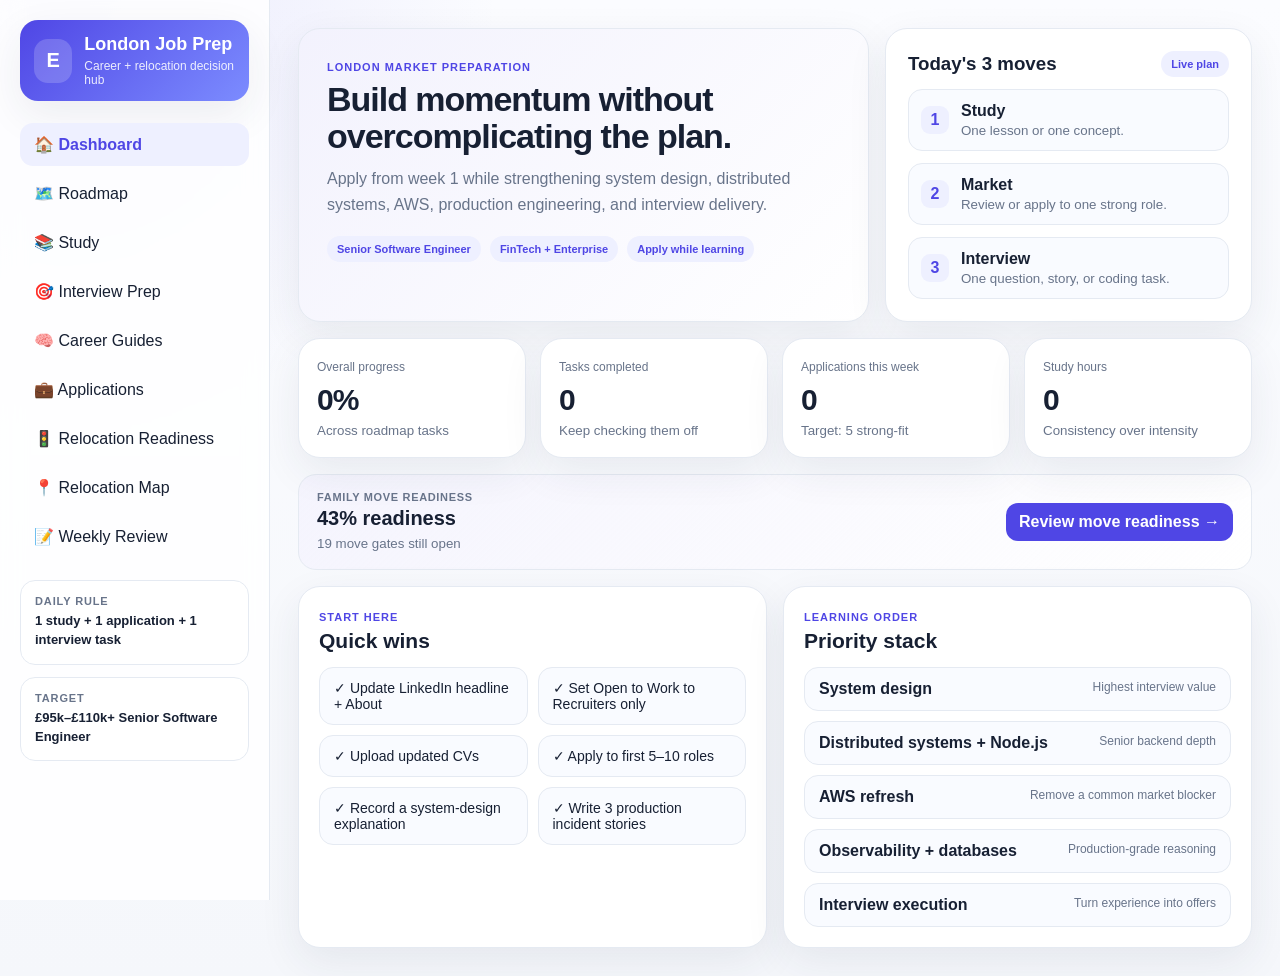
<file: index.html>
<!doctype html>
<html lang="en">
<head>
  <meta charset="utf-8" />
  <meta name="viewport" content="width=device-width, initial-scale=1" />
  <meta name="theme-color" content="#4f46e5" />
  <title>Erivan — London Job Prep</title>
  <link rel="stylesheet" href="styles.css?v=career-guides-2" />
  <link rel="stylesheet" href="readiness.css" />
</head>
<body>
  <div class="app-shell">
    <aside class="sidebar">
      <div class="brand-card">
        <div class="brand-mark">E</div>
        <div>
          <h1>London Job Prep</h1>
          <p>Career + relocation decision hub</p>
        </div>
      </div>

      <nav class="nav" aria-label="Primary navigation">
        <button class="nav-btn active" data-screen="dashboard">🏠 Dashboard</button>
        <button class="nav-btn" data-screen="roadmap">🗺️ Roadmap</button>
        <button class="nav-btn" data-screen="study">📚 Study</button>
        <button class="nav-btn" data-screen="interviews">🎯 Interview Prep</button>
        <button class="nav-btn" data-screen="career-guides">🧠 Career Guides</button>
        <button class="nav-btn" data-screen="applications">💼 Applications</button>
        <button class="nav-btn" data-screen="readiness">🚦 Relocation Readiness</button>
        <button class="nav-btn" data-screen="relocation">📍 Relocation Map</button>
        <button class="nav-btn" data-screen="weekly">📝 Weekly Review</button>
      </nav>

      <div class="side-note">
        <span>Daily rule</span>
        <strong>1 study + 1 application + 1 interview task</strong>
      </div>
      <div class="side-note">
        <span>Target</span>
        <strong>£95k–£110k+ Senior Software Engineer</strong>
      </div>
    </aside>

    <main class="main">
      <section id="dashboard" class="screen active">
        <div class="hero-grid">
          <article class="hero-card">
            <span class="eyebrow">London market preparation</span>
            <h2>Build momentum without overcomplicating the plan.</h2>
            <p>Apply from week 1 while strengthening system design, distributed systems, AWS, production engineering, and interview delivery.</p>
            <div class="chips">
              <span>Senior Software Engineer</span>
              <span>FinTech + Enterprise</span>
              <span>Apply while learning</span>
            </div>
          </article>

          <article class="today-card">
            <div class="card-title-row"><h3>Today's 3 moves</h3><span class="status-dot">Live plan</span></div>
            <div class="today-item"><b>1</b><div><strong>Study</strong><small>One lesson or one concept.</small></div></div>
            <div class="today-item"><b>2</b><div><strong>Market</strong><small>Review or apply to one strong role.</small></div></div>
            <div class="today-item"><b>3</b><div><strong>Interview</strong><small>One question, story, or coding task.</small></div></div>
          </article>
        </div>

        <div class="stats-grid">
          <article class="stat-card"><span>Overall progress</span><strong id="overallPct">0%</strong><small>Across roadmap tasks</small></article>
          <article class="stat-card"><span>Tasks completed</span><strong id="doneCount">0</strong><small>Keep checking them off</small></article>
          <article class="stat-card"><span>Applications this week</span><strong id="dashApps">0</strong><small>Target: 5 strong-fit</small></article>
          <article class="stat-card"><span>Study hours</span><strong id="dashHours">0</strong><small>Consistency over intensity</small></article>
        </div>

        <div class="readiness-mini">
          <div class="readiness-mini-copy">
            <span>Family move readiness</span>
            <strong id="miniReadinessScore">0% readiness</strong>
            <small id="miniReadinessBlockers">Move gates are being calculated…</small>
          </div>
          <button id="openReadiness" type="button">Review move readiness →</button>
        </div>

        <div class="two-col" style="margin-top:16px">
          <article class="panel">
            <div class="section-head"><div><span class="eyebrow">Start here</span><h3>Quick wins</h3></div></div>
            <div class="quick-grid">
              <div class="quick">✓ Update LinkedIn headline + About</div>
              <div class="quick">✓ Set Open to Work to Recruiters only</div>
              <div class="quick">✓ Upload updated CVs</div>
              <div class="quick">✓ Apply to first 5–10 roles</div>
              <div class="quick">✓ Record a system-design explanation</div>
              <div class="quick">✓ Write 3 production incident stories</div>
            </div>
          </article>

          <article class="panel">
            <div class="section-head"><div><span class="eyebrow">Learning order</span><h3>Priority stack</h3></div></div>
            <ol class="priority-list">
              <li><b>System design</b><span>Highest interview value</span></li>
              <li><b>Distributed systems + Node.js</b><span>Senior backend depth</span></li>
              <li><b>AWS refresh</b><span>Remove a common market blocker</span></li>
              <li><b>Observability + databases</b><span>Production-grade reasoning</span></li>
              <li><b>Interview execution</b><span>Turn experience into offers</span></li>
            </ol>
          </article>
        </div>
      </section>

      <section id="roadmap" class="screen">
        <header class="page-head"><div><span class="eyebrow">12-week journey</span><h2>Roadmap</h2><p>Complete the phases in sequence. Keep applications running continuously.</p></div></header>
        <div id="phaseList" class="phase-list"></div>
      </section>

      <section id="study" class="screen">
        <header class="page-head"><div><span class="eyebrow">Focused learning</span><h2>Study plan</h2><p>Prioritize only what improves your senior London interview performance.</p></div></header>
        <div class="two-col">
          <article class="panel"><h3>Core sequence</h3><div class="stack-list">
            <div><b>1. System Design</b><span>Architecture, scale, resilience, security, observability, trade-offs.</span></div>
            <div><b>2. Distributed Systems</b><span>Idempotency, retries, messaging, Saga, Outbox, event-driven design.</span></div>
            <div><b>3. AWS Refresh</b><span>Lambda, API Gateway, SQS/SNS, EventBridge, DynamoDB, IAM, CloudWatch.</span></div>
            <div><b>4. Observability + Data</b><span>Logs, metrics, traces, SLOs, SQL/NoSQL, caching, replication.</span></div>
            <div><b>5. React + Java Refresh</b><span>Bridge only. Do not delay applications for this.</span></div>
          </div></article>
          <article class="panel"><h3>Suggested Udemy courses</h3><div class="stack-list">
            <div><b>Software Architecture & Design of Modern Large Scale Systems</b><span>Primary system-design course.</span></div>
            <div><b>Ultimate AWS Certified Developer Associate</b><span>Structured AWS refresh.</span></div>
            <div><b>NestJS: The Complete Developer's Guide</b><span>Backend architecture in TypeScript.</span></div>
            <div><b>OpenTelemetry for Observability</b><span>Production monitoring and tracing.</span></div>
            <div><b>Coding Interview Bootcamp</b><span>Optional algorithms refresh.</span></div>
          </div></article>
        </div>
      </section>

      <section id="interviews" class="screen">
        <header class="page-head"><div><span class="eyebrow">Interview readiness</span><h2>Interview Prep</h2><p>Your strongest advantage is real production experience. Make it easy to explain.</p></div></header>
        <div class="two-col">
          <article class="panel"><h3>Story bank</h3><div class="stack-list">
            <div><b>Teams Bot + Tab + External SSO</b><span>Architecture, identity, security, delivery, leadership.</span></div>
            <div><b>Hybrid mobile platform</b><span>Cross-platform architecture and reusable capabilities.</span></div>
            <div><b>Production / on-call incident</b><span>Operational ownership and troubleshooting.</span></div>
            <div><b>Associate / LEAP mentoring</b><span>Leadership without direct management.</span></div>
            <div><b>Blancco / AWS</b><span>Cloud infrastructure and deployment depth.</span></div>
          </div></article>
          <article class="panel"><h3>Question families</h3><div class="stack-list">
            <div><b>System Design</b><span>Architecture, scale, failure modes, trade-offs.</span></div>
            <div><b>Node.js + TypeScript</b><span>Event loop, async, APIs, performance, testing.</span></div>
            <div><b>OAuth / OIDC / SSO</b><span>A major differentiator from your Fidelity work.</span></div>
            <div><b>Cloud</b><span>AWS/Azure choices, deployment, monitoring, security.</span></div>
            <div><b>Leadership</b><span>Mentoring, conflict, decisions, delivery, failure.</span></div>
          </div></article>
        </div>
      </section>

      <section id="career-guides" class="screen">
        <header class="page-head">
          <div>
            <span class="eyebrow">Visual interview memory aids</span>
            <h2>Career Guides</h2>
            <p>Use these visual summaries before recruiter calls and interviews to quickly recall responsibilities, technologies, achievements and the story behind each role.</p>
          </div>
        </header>

        <div class="guide-grid">
          <article class="guide-card">
            <div class="guide-preview guide-preview-erivan">
              <span class="guide-person">Erivan</span>
              <div class="guide-icon">💻</div>
            </div>
            <div class="guide-card-body">
              <span class="eyebrow">Current experience</span>
              <h3>Fidelity Investments</h3>
              <p>Enterprise Angular/TypeScript delivery, Microsoft Teams Bot + Tab integration, external SSO, hybrid mobile, cloud/data exposure, production support and mentoring.</p>
              <div class="guide-tags"><span>Angular</span><span>TypeScript</span><span>Teams</span><span>SSO</span><span>Ionic</span></div>
              <a class="guide-link" href="fidelity-career-guide.html" target="_blank" rel="noopener">Open full guide ↗</a>
            </div>
          </article>

          <article class="guide-card">
            <div class="guide-preview guide-preview-history">
              <span class="guide-person">Erivan</span>
              <div class="guide-icon">🧭</div>
            </div>
            <div class="guide-card-body">
              <span class="eyebrow">Previous experience</span>
              <h3>GM · Blancco · Ecanvasser</h3>
              <p>Manufacturing analytics, Power BI, full-stack Java/Angular delivery, AWS infrastructure, SaaS, REST APIs, authentication and CI/CD.</p>
              <div class="guide-tags"><span>Power BI</span><span>Java</span><span>AWS</span><span>REST APIs</span><span>SaaS</span></div>
              <a class="guide-link" href="erivan-experience-guide.html" target="_blank" rel="noopener">Open full guide ↗</a>
            </div>
          </article>

          <article class="guide-card">
            <div class="guide-preview guide-preview-simone">
              <span class="guide-person">Simone</span>
              <div class="guide-icon">✅</div>
            </div>
            <div class="guide-card-body">
              <span class="eyebrow">Quality & compliance</span>
              <h3>PSC Biotech / MSD · Stryker · Apple</h3>
              <p>Supplier/material change control, risk assessment, SAP MM, TrackWise, Veeva, inspection readiness, CAPA support, documentation and quality improvement.</p>
              <div class="guide-tags"><span>MSD</span><span>Supplier Quality</span><span>TrackWise</span><span>Veeva</span><span>SAP MM</span></div>
              <a class="guide-link" href="simone-quality-guide.html" target="_blank" rel="noopener">Open full guide ↗</a>
            </div>
          </article>
        </div>

        <article class="panel guide-note">
          <div>
            <span class="eyebrow">How to use this section</span>
            <h3>5-minute interview refresh</h3>
          </div>
          <p>Open the relevant guide before a call, scan the role, technology and achievement panels, then practise explaining one project or outcome aloud without reading the text word-for-word.</p>
        </article>
      </section>

      <section id="applications" class="screen">
        <header class="page-head"><div><span class="eyebrow">Market feedback loop</span><h2>Applications</h2><p>Study and applications happen together. The market tells you where to improve.</p></div></header>
        <div class="two-col">
          <article class="panel"><h3>Weekly rhythm</h3><div class="stack-list">
            <div><b>5 strong-fit applications</b><span>Senior roles closely matching your profile.</span></div>
            <div><b>Up to 3 stretch applications</b><span>Use these to test the upper end of the market.</span></div>
            <div><b>FinTech CV</b><span>For Node/TypeScript/cloud/financial-services roles.</span></div>
            <div><b>Enterprise CV</b><span>For Java/Angular/Azure enterprise roles.</span></div>
          </div></article>
          <article class="panel"><h3>Track for every role</h3><div class="stack-list">
            <div><b>Role + salary + company</b><span>Know the compensation target clearly.</span></div>
            <div><b>Location + hybrid pattern</b><span>Map each role to the best relocation corridor.</span></div>
            <div><b>CV version</b><span>FinTech or Enterprise.</span></div>
            <div><b>Status + next action</b><span>Applied, screen, technical, final, rejected, offer.</span></div>
            <div><b>Gap found</b><span>Feed interview weaknesses back into study.</span></div>
          </div></article>
        </div>
      </section>

      <section id="readiness" class="screen">
        <header class="page-head"><div><span class="eyebrow">Move decision control</span><h2>Relocation Readiness</h2><p>Track the practical challenges of moving the family from Ireland to the London region. This score is a planning aid—not a guarantee—and should rise as the major move gates are closed.</p></div></header>

        <div class="resolved-strip">
          <span class="resolved-chip">✓ Irish citizenship / UK right to work</span>
          <span class="resolved-chip">✓ Rent-first strategy</span>
          <span class="resolved-chip">✓ London corridor shortlist created</span>
          <span class="resolved-chip">✓ Midleton + Kildare mortgage balances captured</span>
        </div>

        <div class="readiness-summary">
          <article class="readiness-score-card">
            <div class="readiness-score-row">
              <div class="readiness-ring" id="readinessRing" style="--pct:0"><div class="readiness-ring-inner"><strong id="readinessPct">0%</strong><span>readiness</span></div></div>
              <div class="readiness-copy">
                <h3>Overall move readiness</h3>
                <p>The score gives the most weight to your signed UK role, property transition and cash protection because those are the biggest risks while the household currently relies on one income.</p>
                <span class="readiness-state" id="readinessState">Planning stage</span>
              </div>
            </div>
          </article>

          <article class="readiness-blockers-card">
            <h3><span id="blockerCount">0</span> move gates still open</h3>
            <p>These are the items I would want closed—or deliberately accepted—before committing to the physical move.</p>
            <div class="blocker-list" id="blockerList"></div>
          </article>
        </div>

        <div class="readiness-grid" id="readinessCategories"></div>
      </section>

      <section id="relocation" class="screen">
        <header class="page-head relocation-head"><div><span class="eyebrow">Family relocation decision</span><h2>Relocation Map</h2><p>Compare shortlisted areas using separate layers for trains, roads, commute options, software jobs, Simone’s quality/pharma market, CCUK/CCB-related churches, and family anchors.</p></div></header>
        <article class="panel map-panel">
          <div class="map-toolbar">
            <div><b>Interactive decision map</b><span>Open layers inside the map to reduce clutter.</span></div>
            <a class="map-link" href="relocation-map.html" target="_blank" rel="noopener">Open full screen ↗</a>
          </div>
          <iframe id="relocationFrame" class="map-frame" title="London relocation decision map" data-src="relocation-map.html"></iframe>
        </article>
      </section>

      <section id="weekly" class="screen">
        <header class="page-head"><div><span class="eyebrow">15–20 min per week</span><h2>Weekly Review</h2><p>Use this to keep the plan realistic and responsive to the market.</p></div></header>
        <article class="panel">
          <div class="form-grid">
            <label>Applications sent<input id="apps" type="number" min="0" value="0"></label>
            <label>Recruiter replies<input id="replies" type="number" min="0" value="0"></label>
            <label>Interviews booked<input id="interviewsCount" type="number" min="0" value="0"></label>
            <label>Study hours<input id="hours" type="number" min="0" step="0.5" value="0"></label>
            <label>Mock interviews<input id="mocks" type="number" min="0" value="0"></label>
            <label>Coding problems<input id="coding" type="number" min="0" value="0"></label>
          </div>
          <label class="text-field">Biggest gap found this week<textarea id="gap"></textarea></label>
          <label class="text-field">Main focus next week<textarea id="focus"></textarea></label>
          <label class="text-field">What went well<textarea id="wins"></textarea></label>
          <div class="actions">
            <button class="primary" id="saveWeekly">Save progress</button>
            <button id="exportBtn">Export backup</button>
            <button id="resetBtn">Reset all progress</button>
          </div>
          <p class="note">Progress is saved locally in your browser on this device.</p>
        </article>
      </section>
    </main>
  </div>
  <script src="app.js"></script>
  <script src="readiness.js"></script>
</body>
</html>
</file>
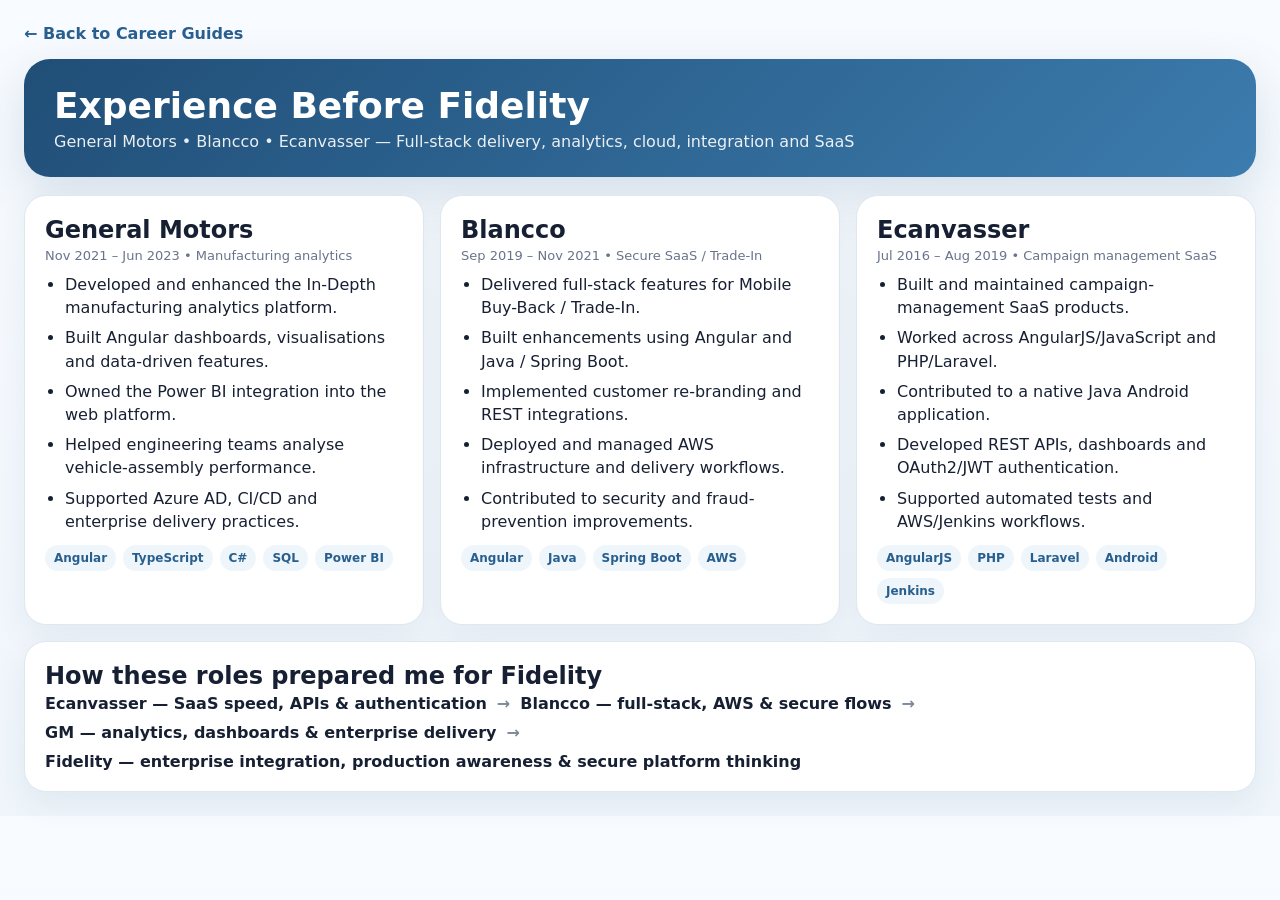
<file: erivan-experience-guide.html>
<!doctype html>
<html lang="en"><head><meta charset="utf-8"><meta name="viewport" content="width=device-width,initial-scale=1"><title>Erivan Experience Guide</title>
<style>
:root{--b:#285f8e;--ink:#172033;--muted:#68748a;--line:#dfe7ef;--bg:#f5f8fc}*{box-sizing:border-box}body{margin:0;font-family:Inter,system-ui,Arial,sans-serif;background:linear-gradient(180deg,#f8fbff,#eff5fb);color:var(--ink)}.wrap{max-width:1280px;margin:auto;padding:24px}.hero{background:linear-gradient(135deg,#204e77,#3c7cae);color:#fff;border-radius:26px;padding:26px 30px;box-shadow:0 18px 50px rgba(32,78,119,.16)}.hero h1{margin:0 0 6px;font-size:36px}.hero p{margin:0;opacity:.9}.back{display:inline-block;margin-bottom:16px;color:var(--b);font-weight:800;text-decoration:none}.grid{display:grid;grid-template-columns:repeat(3,minmax(0,1fr));gap:16px;margin-top:18px}.card{background:#fff;border:1px solid var(--line);border-radius:22px;padding:20px;box-shadow:0 12px 32px rgba(30,70,100,.07)}.card h2{margin:0 0 4px}.sub{color:var(--muted);font-size:13px;margin-bottom:10px}ul{margin:0;padding-left:20px}li{margin:7px 0;line-height:1.45}.tags{display:flex;gap:7px;flex-wrap:wrap;margin-top:12px}.tags span{background:#eef5fb;color:var(--b);padding:6px 9px;border-radius:999px;font-size:12px;font-weight:800}.wide{grid-column:1/-1}.timeline{display:flex;gap:10px;align-items:center;flex-wrap:wrap;font-weight:800}.arrow{color:#7c8797}@media(max-width:900px){.grid{grid-template-columns:1fr}.hero h1{font-size:28px}}
</style></head><body><div class="wrap"><a class="back" href="./">← Back to Career Guides</a><section class="hero"><h1>Experience Before Fidelity</h1><p>General Motors • Blancco • Ecanvasser — Full-stack delivery, analytics, cloud, integration and SaaS</p></section><div class="grid">
<article class="card"><h2>General Motors</h2><div class="sub">Nov 2021 – Jun 2023 • Manufacturing analytics</div><ul><li>Developed and enhanced the In-Depth manufacturing analytics platform.</li><li>Built Angular dashboards, visualisations and data-driven features.</li><li>Owned the Power BI integration into the web platform.</li><li>Helped engineering teams analyse vehicle-assembly performance.</li><li>Supported Azure AD, CI/CD and enterprise delivery practices.</li></ul><div class="tags"><span>Angular</span><span>TypeScript</span><span>C#</span><span>SQL</span><span>Power BI</span></div></article>
<article class="card"><h2>Blancco</h2><div class="sub">Sep 2019 – Nov 2021 • Secure SaaS / Trade-In</div><ul><li>Delivered full-stack features for Mobile Buy-Back / Trade-In.</li><li>Built enhancements using Angular and Java / Spring Boot.</li><li>Implemented customer re-branding and REST integrations.</li><li>Deployed and managed AWS infrastructure and delivery workflows.</li><li>Contributed to security and fraud-prevention improvements.</li></ul><div class="tags"><span>Angular</span><span>Java</span><span>Spring Boot</span><span>AWS</span></div></article>
<article class="card"><h2>Ecanvasser</h2><div class="sub">Jul 2016 – Aug 2019 • Campaign management SaaS</div><ul><li>Built and maintained campaign-management SaaS products.</li><li>Worked across AngularJS/JavaScript and PHP/Laravel.</li><li>Contributed to a native Java Android application.</li><li>Developed REST APIs, dashboards and OAuth2/JWT authentication.</li><li>Supported automated tests and AWS/Jenkins workflows.</li></ul><div class="tags"><span>AngularJS</span><span>PHP</span><span>Laravel</span><span>Android</span><span>Jenkins</span></div></article>
<article class="card wide"><h2>How these roles prepared me for Fidelity</h2><div class="timeline"><span>Ecanvasser — SaaS speed, APIs & authentication</span><span class="arrow">→</span><span>Blancco — full-stack, AWS & secure flows</span><span class="arrow">→</span><span>GM — analytics, dashboards & enterprise delivery</span><span class="arrow">→</span><span>Fidelity — enterprise integration, production awareness & secure platform thinking</span></div></article>
</div></div></body></html>
</file>
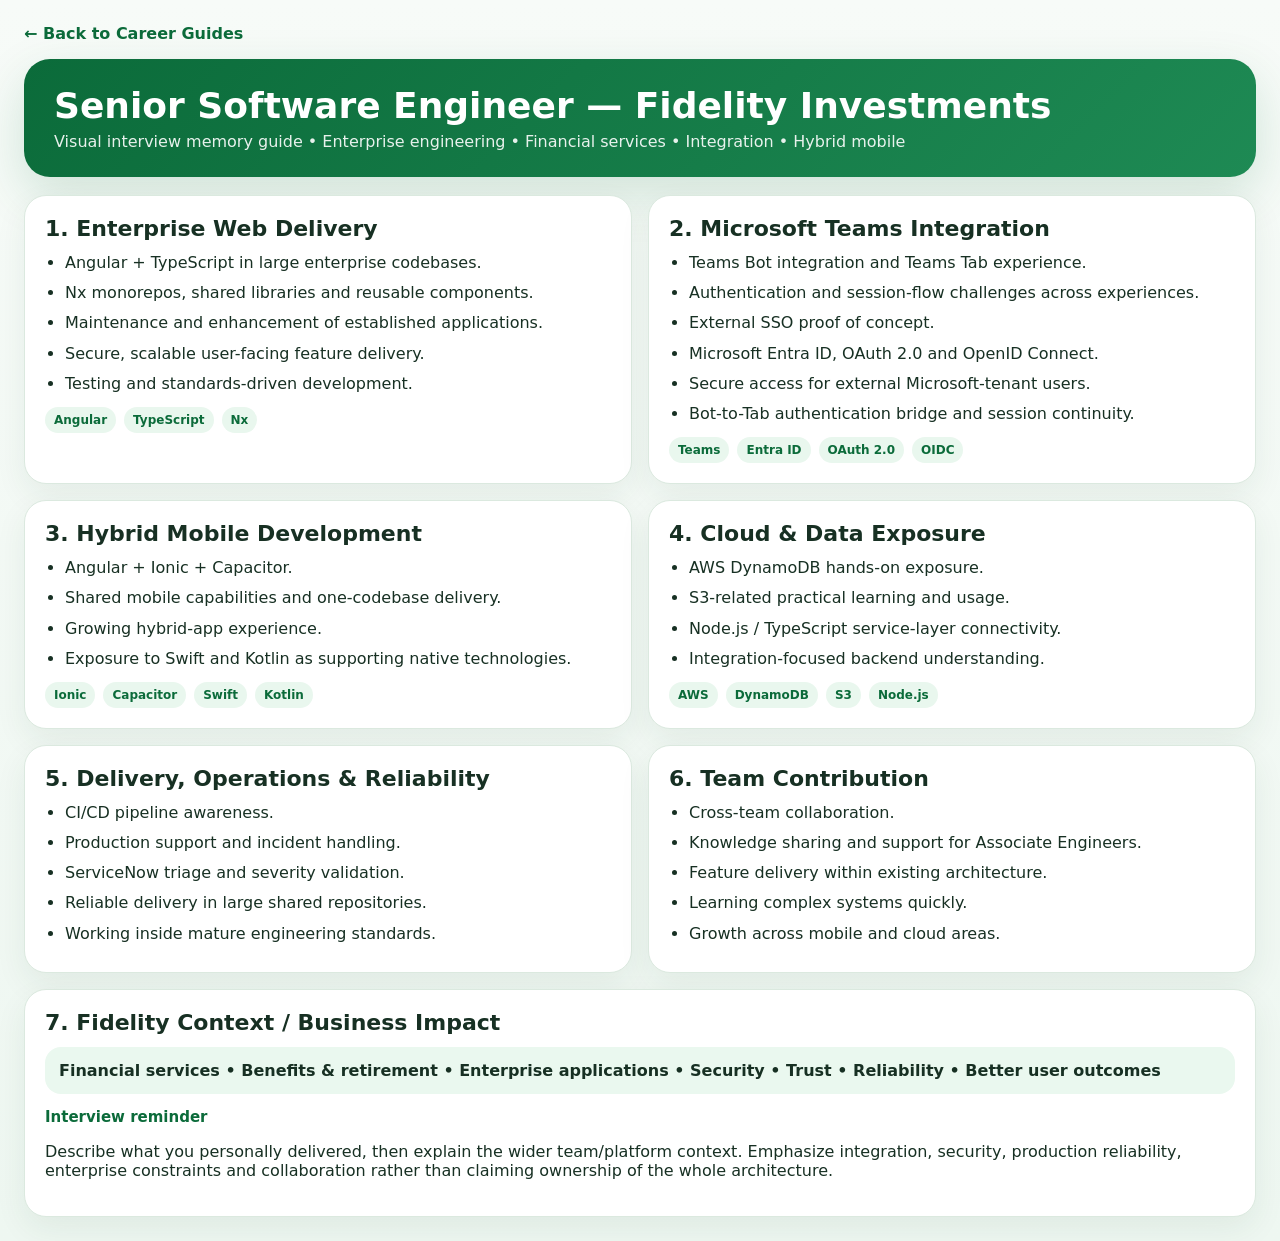
<file: fidelity-career-guide.html>
<!doctype html>
<html lang="en">
<head>
<meta charset="utf-8"><meta name="viewport" content="width=device-width,initial-scale=1">
<title>Fidelity Career Guide</title>
<style>
:root{--g:#0b6b3a;--g2:#159957;--ink:#173023;--muted:#637268;--line:#dbe9df;--bg:#f5faf7}
*{box-sizing:border-box}body{margin:0;font-family:Inter,system-ui,Arial,sans-serif;background:linear-gradient(180deg,#f7fbf8,#eef7f1);color:var(--ink)}
.wrap{max-width:1280px;margin:auto;padding:24px}.hero{background:linear-gradient(135deg,#0b6b3a,#1e8a54);color:#fff;border-radius:26px;padding:26px 30px;box-shadow:0 18px 50px rgba(11,107,58,.16)}
.hero h1{margin:0 0 6px;font-size:36px}.hero p{margin:0;opacity:.9}.back{display:inline-block;margin:0 0 16px;color:var(--g);font-weight:800;text-decoration:none}
.grid{display:grid;grid-template-columns:repeat(2,minmax(0,1fr));gap:16px;margin-top:18px}.card{background:#fff;border:1px solid var(--line);border-radius:22px;padding:20px;box-shadow:0 12px 32px rgba(30,70,45,.07)}
.card h2{margin:0 0 10px;font-size:22px}.card h3{margin:14px 0 8px;font-size:15px;color:var(--g)}ul{margin:0;padding-left:20px}li{margin:7px 0;line-height:1.45}
.tags{display:flex;gap:8px;flex-wrap:wrap;margin-top:12px}.tags span{background:#e9f7ee;color:var(--g);padding:6px 9px;border-radius:999px;font-size:12px;font-weight:800}
.metric{background:#eaf8ef;border-radius:16px;padding:14px;margin-top:12px;font-weight:800}.wide{grid-column:1/-1}
@media(max-width:800px){.grid{grid-template-columns:1fr}.hero h1{font-size:28px}}
</style>
</head>
<body><div class="wrap"><a class="back" href="./">← Back to Career Guides</a>
<section class="hero"><h1>Senior Software Engineer — Fidelity Investments</h1><p>Visual interview memory guide • Enterprise engineering • Financial services • Integration • Hybrid mobile</p></section>
<div class="grid">
<article class="card"><h2>1. Enterprise Web Delivery</h2><ul>
<li>Angular + TypeScript in large enterprise codebases.</li><li>Nx monorepos, shared libraries and reusable components.</li><li>Maintenance and enhancement of established applications.</li><li>Secure, scalable user-facing feature delivery.</li><li>Testing and standards-driven development.</li></ul><div class="tags"><span>Angular</span><span>TypeScript</span><span>Nx</span></div></article>
<article class="card"><h2>2. Microsoft Teams Integration</h2><ul>
<li>Teams Bot integration and Teams Tab experience.</li><li>Authentication and session-flow challenges across experiences.</li><li>External SSO proof of concept.</li><li>Microsoft Entra ID, OAuth 2.0 and OpenID Connect.</li><li>Secure access for external Microsoft-tenant users.</li><li>Bot-to-Tab authentication bridge and session continuity.</li></ul><div class="tags"><span>Teams</span><span>Entra ID</span><span>OAuth 2.0</span><span>OIDC</span></div></article>
<article class="card"><h2>3. Hybrid Mobile Development</h2><ul>
<li>Angular + Ionic + Capacitor.</li><li>Shared mobile capabilities and one-codebase delivery.</li><li>Growing hybrid-app experience.</li><li>Exposure to Swift and Kotlin as supporting native technologies.</li></ul><div class="tags"><span>Ionic</span><span>Capacitor</span><span>Swift</span><span>Kotlin</span></div></article>
<article class="card"><h2>4. Cloud & Data Exposure</h2><ul>
<li>AWS DynamoDB hands-on exposure.</li><li>S3-related practical learning and usage.</li><li>Node.js / TypeScript service-layer connectivity.</li><li>Integration-focused backend understanding.</li></ul><div class="tags"><span>AWS</span><span>DynamoDB</span><span>S3</span><span>Node.js</span></div></article>
<article class="card"><h2>5. Delivery, Operations & Reliability</h2><ul>
<li>CI/CD pipeline awareness.</li><li>Production support and incident handling.</li><li>ServiceNow triage and severity validation.</li><li>Reliable delivery in large shared repositories.</li><li>Working inside mature engineering standards.</li></ul></article>
<article class="card"><h2>6. Team Contribution</h2><ul>
<li>Cross-team collaboration.</li><li>Knowledge sharing and support for Associate Engineers.</li><li>Feature delivery within existing architecture.</li><li>Learning complex systems quickly.</li><li>Growth across mobile and cloud areas.</li></ul></article>
<article class="card wide"><h2>7. Fidelity Context / Business Impact</h2><div class="metric">Financial services • Benefits & retirement • Enterprise applications • Security • Trust • Reliability • Better user outcomes</div>
<h3>Interview reminder</h3><p>Describe what you personally delivered, then explain the wider team/platform context. Emphasize integration, security, production reliability, enterprise constraints and collaboration rather than claiming ownership of the whole architecture.</p></article>
</div></div></body></html>
</file>
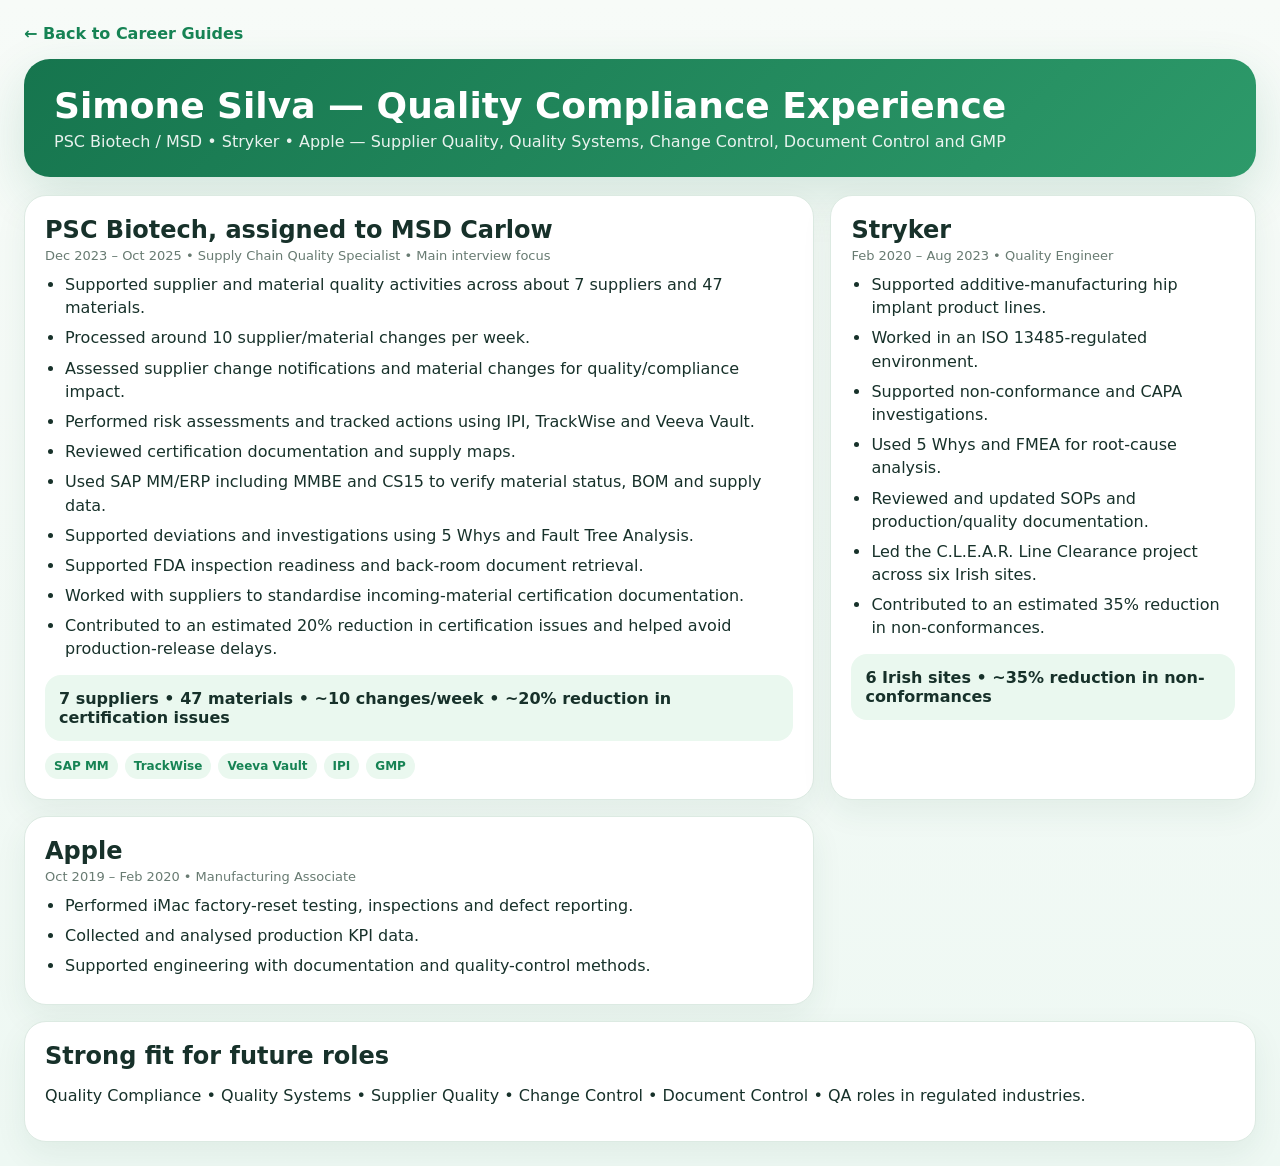
<file: simone-quality-guide.html>
<!doctype html>
<html lang="en"><head><meta charset="utf-8"><meta name="viewport" content="width=device-width,initial-scale=1"><title>Simone Quality Guide</title>
<style>
:root{--g:#168354;--ink:#17312a;--muted:#687b72;--line:#dceae2}*{box-sizing:border-box}body{margin:0;font-family:Inter,system-ui,Arial,sans-serif;background:linear-gradient(180deg,#f7fbf8,#eef8f3);color:var(--ink)}.wrap{max-width:1280px;margin:auto;padding:24px}.hero{background:linear-gradient(135deg,#16754e,#2d9a6a);color:#fff;border-radius:26px;padding:26px 30px;box-shadow:0 18px 50px rgba(22,117,78,.16)}.hero h1{margin:0 0 6px;font-size:36px}.hero p{margin:0;opacity:.9}.back{display:inline-block;margin-bottom:16px;color:var(--g);font-weight:800;text-decoration:none}.grid{display:grid;grid-template-columns:1.3fr .7fr;gap:16px;margin-top:18px}.card{background:#fff;border:1px solid var(--line);border-radius:22px;padding:20px;box-shadow:0 12px 32px rgba(22,90,60,.07)}.card h2{margin:0 0 4px}.sub{color:var(--muted);font-size:13px;margin-bottom:10px}ul{margin:0;padding-left:20px}li{margin:7px 0;line-height:1.45}.metric{margin-top:14px;background:#eaf8ef;border-radius:16px;padding:14px;font-weight:800}.tags{display:flex;gap:7px;flex-wrap:wrap;margin-top:12px}.tags span{background:#eaf8ef;color:var(--g);padding:6px 9px;border-radius:999px;font-size:12px;font-weight:800}.wide{grid-column:1/-1}@media(max-width:850px){.grid{grid-template-columns:1fr}.hero h1{font-size:28px}}
</style></head><body><div class="wrap"><a class="back" href="./">← Back to Career Guides</a><section class="hero"><h1>Simone Silva — Quality Compliance Experience</h1><p>PSC Biotech / MSD • Stryker • Apple — Supplier Quality, Quality Systems, Change Control, Document Control and GMP</p></section><div class="grid">
<article class="card"><h2>PSC Biotech, assigned to MSD Carlow</h2><div class="sub">Dec 2023 – Oct 2025 • Supply Chain Quality Specialist • Main interview focus</div><ul><li>Supported supplier and material quality activities across about 7 suppliers and 47 materials.</li><li>Processed around 10 supplier/material changes per week.</li><li>Assessed supplier change notifications and material changes for quality/compliance impact.</li><li>Performed risk assessments and tracked actions using IPI, TrackWise and Veeva Vault.</li><li>Reviewed certification documentation and supply maps.</li><li>Used SAP MM/ERP including MMBE and CS15 to verify material status, BOM and supply data.</li><li>Supported deviations and investigations using 5 Whys and Fault Tree Analysis.</li><li>Supported FDA inspection readiness and back-room document retrieval.</li><li>Worked with suppliers to standardise incoming-material certification documentation.</li><li>Contributed to an estimated 20% reduction in certification issues and helped avoid production-release delays.</li></ul><div class="metric">7 suppliers • 47 materials • ~10 changes/week • ~20% reduction in certification issues</div><div class="tags"><span>SAP MM</span><span>TrackWise</span><span>Veeva Vault</span><span>IPI</span><span>GMP</span></div></article>
<article class="card"><h2>Stryker</h2><div class="sub">Feb 2020 – Aug 2023 • Quality Engineer</div><ul><li>Supported additive-manufacturing hip implant product lines.</li><li>Worked in an ISO 13485-regulated environment.</li><li>Supported non-conformance and CAPA investigations.</li><li>Used 5 Whys and FMEA for root-cause analysis.</li><li>Reviewed and updated SOPs and production/quality documentation.</li><li>Led the C.L.E.A.R. Line Clearance project across six Irish sites.</li><li>Contributed to an estimated 35% reduction in non-conformances.</li></ul><div class="metric">6 Irish sites • ~35% reduction in non-conformances</div></article>
<article class="card"><h2>Apple</h2><div class="sub">Oct 2019 – Feb 2020 • Manufacturing Associate</div><ul><li>Performed iMac factory-reset testing, inspections and defect reporting.</li><li>Collected and analysed production KPI data.</li><li>Supported engineering with documentation and quality-control methods.</li></ul></article>
<article class="card wide"><h2>Strong fit for future roles</h2><p>Quality Compliance • Quality Systems • Supplier Quality • Change Control • Document Control • QA roles in regulated industries.</p></article>
</div></div></body></html>
</file>
<file: styles.css>
:root{--bg:#f5f7fb;--panel:#fff;--panel2:#f9fbff;--text:#172033;--muted:#68748a;--line:#e5eaf2;--primary:#4f46e5;--primary2:#7c8cff;--soft:#eef0ff;--success:#079669;--warn:#d97706;--shadow:0 14px 40px rgba(38,48,78,.08)}*{box-sizing:border-box}html{scroll-behavior:smooth}body{margin:0;font-family:Inter,ui-sans-serif,-apple-system,BlinkMacSystemFont,"Segoe UI",Roboto,Arial,sans-serif;color:var(--text);background:radial-gradient(circle at 5% 0%,rgba(79,70,229,.1),transparent 28%),linear-gradient(180deg,#fbfcff,#f5f7fb)}button,input,textarea{font:inherit}.app-shell{min-height:100vh;display:grid;grid-template-columns:270px 1fr}.sidebar{position:sticky;top:0;height:100vh;padding:20px;border-right:1px solid var(--line);background:rgba(255,255,255,.86);backdrop-filter:blur(12px)}.brand-card{display:flex;gap:12px;align-items:center;padding:14px;border-radius:18px;background:linear-gradient(135deg,var(--primary),var(--primary2));color:#fff;box-shadow:var(--shadow)}.brand-mark{width:44px;height:44px;border-radius:14px;background:rgba(255,255,255,.18);display:grid;place-items:center;font-size:20px;font-weight:800}.brand-card h1{font-size:18px;margin:0 0 4px}.brand-card p{font-size:12px;margin:0;opacity:.88}.nav{display:grid;gap:6px;margin:22px 0}.nav-btn{border:0;background:transparent;text-align:left;padding:12px 14px;border-radius:13px;color:var(--text);cursor:pointer}.nav-btn:hover{background:#f4f6fb}.nav-btn.active{background:var(--soft);color:var(--primary);font-weight:700}.side-note{display:grid;gap:5px;margin-top:12px;padding:14px;border:1px solid var(--line);border-radius:15px;background:var(--panel)}.side-note span{font-size:11px;text-transform:uppercase;letter-spacing:.08em;color:var(--muted);font-weight:700}.side-note strong{font-size:13px;line-height:1.45}.main{padding:28px;width:100%;max-width:1320px;margin:auto}.screen{display:none}.screen.active{display:block}.hero-grid{display:grid;grid-template-columns:1.4fr .9fr;gap:16px}.hero-card,.today-card,.panel,.stat-card{background:var(--panel);border:1px solid var(--line);box-shadow:var(--shadow);border-radius:22px}.hero-card{padding:28px;background:linear-gradient(135deg,rgba(79,70,229,.07),rgba(255,255,255,.6)),#fff}.hero-card h2,.page-head h2{font-size:34px;line-height:1.08;letter-spacing:-.03em;margin:6px 0 12px}.hero-card p,.page-head p{color:var(--muted);line-height:1.6;margin:0}.eyebrow{font-size:11px;font-weight:800;letter-spacing:.09em;text-transform:uppercase;color:var(--primary)}.chips{display:flex;gap:9px;flex-wrap:wrap;margin-top:18px}.chips span,.status-dot{padding:7px 10px;border-radius:999px;background:var(--soft);color:var(--primary);font-size:11px;font-weight:800}.today-card{padding:22px}.card-title-row{display:flex;justify-content:space-between;align-items:center;gap:10px}.card-title-row h3{margin:0}.today-item{display:flex;align-items:center;gap:12px;margin-top:12px;padding:12px;background:var(--panel2);border:1px solid var(--line);border-radius:14px}.today-item b{width:28px;height:28px;display:grid;place-items:center;border-radius:9px;background:var(--soft);color:var(--primary)}.today-item div{display:grid;gap:3px}.today-item small{color:var(--muted)}.stats-grid{display:grid;grid-template-columns:repeat(4,1fr);gap:14px;margin:16px 0}.stat-card{padding:18px}.stat-card span{font-size:12px;color:var(--muted)}.stat-card strong{display:block;font-size:30px;letter-spacing:-.03em;margin:8px 0 4px}.stat-card small{color:var(--muted)}.two-col{display:grid;grid-template-columns:1fr 1fr;gap:16px}.panel{padding:20px}.section-head h3,.panel h3{margin:4px 0 0;font-size:21px}.quick-grid{display:grid;grid-template-columns:1fr 1fr;gap:10px;margin-top:14px}.quick{padding:12px 14px;border-radius:14px;border:1px solid var(--line);background:var(--panel2);font-size:14px}.priority-list{list-style:none;margin:14px 0 0;padding:0;display:grid;gap:10px}.priority-list li{padding:12px 14px;border:1px solid var(--line);border-radius:14px;background:var(--panel2);display:flex;justify-content:space-between;gap:12px}.priority-list span{color:var(--muted);font-size:12px}.page-head{margin-bottom:18px}.page-head h2{margin-bottom:8px}.phase-list{display:grid;gap:16px}.phase{background:var(--panel);border:1px solid var(--line);box-shadow:var(--shadow);border-radius:22px;padding:20px}.phase-top{display:flex;justify-content:space-between;gap:16px}.phase-meta{display:flex;gap:8px;flex-wrap:wrap;margin-bottom:8px}.tag{font-size:10px;font-weight:800;padding:5px 8px;border-radius:999px}.tag.time{background:#eef5ff;color:#3566df}.tag.priority{background:#fff5df;color:var(--warn)}.tag.cont{background:#eaf9f3;color:var(--success)}.phase h4{margin:0 0 6px;font-size:21px}.phase p{margin:0;color:var(--muted);font-size:14px;line-height:1.55}.phase-progress{font-size:25px;font-weight:800}.progress{height:9px;background:#edf1f6;border-radius:999px;overflow:hidden;margin:14px 0}.progress i{display:block;height:100%;width:0;background:linear-gradient(90deg,var(--primary),var(--primary2));transition:width .25s}.task-grid{display:grid;grid-template-columns:1fr 1fr;gap:10px}.task{display:flex;align-items:flex-start;gap:10px;padding:12px;background:var(--panel2);border:1px solid var(--line);border-radius:14px}.task input{margin-top:2px;width:18px;height:18px;accent-color:var(--primary)}.task-label{font-size:14px;line-height:1.45}.badges{display:flex;gap:6px;margin-top:7px}.mini{font-size:9px;font-weight:800;padding:3px 6px;border-radius:999px;text-transform:uppercase}.mini.p1{background:#fff5df;color:var(--warn)}.mini.qw{background:#eaf9f3;color:var(--success)}.stack-list{display:grid;gap:10px;margin-top:14px}.stack-list>div{display:grid;gap:4px;padding:13px 14px;border:1px solid var(--line);border-radius:14px;background:var(--panel2)}.stack-list span{font-size:12px;color:var(--muted);line-height:1.5}.form-grid{display:grid;grid-template-columns:repeat(3,1fr);gap:12px}.form-grid label,.text-field{display:grid;gap:6px;font-size:12px;font-weight:700;color:var(--muted)}input,textarea{width:100%;padding:11px 12px;border:1px solid var(--line);border-radius:12px;background:#fff;color:var(--text);outline:none}input:focus,textarea:focus{border-color:#b6b5ff;box-shadow:0 0 0 4px rgba(79,70,229,.08)}textarea{min-height:88px;resize:vertical}.text-field{margin-top:12px}.actions{display:flex;gap:9px;flex-wrap:wrap;margin-top:14px}.actions button{border:1px solid var(--line);padding:10px 13px;border-radius:12px;background:#fff;color:var(--text);font-weight:700;cursor:pointer}.actions button.primary{background:linear-gradient(135deg,var(--primary),var(--primary2));color:#fff;border-color:transparent}.note{font-size:12px;color:var(--muted);margin:12px 0 0}@media(max-width:1050px){.hero-grid,.two-col{grid-template-columns:1fr}.stats-grid{grid-template-columns:1fr 1fr}.task-grid{grid-template-columns:1fr}}@media(max-width:820px){.app-shell{grid-template-columns:1fr}.sidebar{position:static;height:auto;border-right:0;border-bottom:1px solid var(--line)}.nav{grid-template-columns:repeat(3,minmax(0,1fr))}.main{padding:18px}.form-grid{grid-template-columns:1fr 1fr}}@media(max-width:560px){.nav{grid-template-columns:1fr 1fr}.stats-grid,.form-grid,.quick-grid{grid-template-columns:1fr}.hero-card h2,.page-head h2{font-size:28px}.priority-list li{display:grid}.phase-top{display:grid}}.guide-grid{display:grid;grid-template-columns:repeat(3,minmax(0,1fr));gap:16px}.guide-card{overflow:hidden;background:var(--panel);border:1px solid var(--line);box-shadow:var(--shadow);border-radius:22px}.guide-preview{height:170px;padding:18px;display:flex;align-items:flex-end;justify-content:space-between;background:linear-gradient(135deg,#ecfdf5,#eff6ff);border-bottom:1px solid var(--line)}.guide-preview-erivan{background:linear-gradient(135deg,#e9f8ee,#eaf1ff)}.guide-preview-history{background:linear-gradient(135deg,#eef2ff,#ecfeff)}.guide-preview-simone{background:linear-gradient(135deg,#f0fdf4,#eff6ff)}.guide-person{padding:7px 10px;border-radius:999px;background:rgba(255,255,255,.9);font-size:11px;font-weight:800;color:var(--primary);box-shadow:0 4px 16px rgba(38,48,78,.08)}.guide-icon{width:74px;height:74px;border-radius:22px;display:grid;place-items:center;background:rgba(255,255,255,.92);font-size:36px;box-shadow:0 10px 28px rgba(38,48,78,.12)}.guide-card-body{padding:20px}.guide-card-body h3{font-size:21px;margin:5px 0 8px}.guide-card-body p{margin:0;color:var(--muted);line-height:1.55;font-size:14px}.guide-tags{display:flex;gap:7px;flex-wrap:wrap;margin:14px 0}.guide-tags span{padding:5px 8px;border-radius:999px;background:var(--soft);color:var(--primary);font-size:10px;font-weight:800}.guide-link{display:inline-flex;align-items:center;gap:6px;text-decoration:none;color:#fff;background:linear-gradient(135deg,var(--primary),var(--primary2));padding:10px 13px;border-radius:12px;font-weight:800;font-size:13px}.guide-note{margin-top:16px;display:flex;justify-content:space-between;gap:28px;align-items:center}.guide-note h3{margin-top:4px}.guide-note p{max-width:680px;color:var(--muted);line-height:1.6;margin:0}@media(max-width:1050px){.guide-grid{grid-template-columns:1fr}.guide-note{display:block}.guide-note p{margin-top:10px}}
</file>
<file: readiness.css>
.readiness-summary{display:grid;grid-template-columns:1.05fr .95fr;gap:16px;margin-bottom:16px}.readiness-score-card,.readiness-blockers-card{background:var(--panel);border:1px solid var(--line);border-radius:22px;box-shadow:var(--shadow);padding:22px}.readiness-score-row{display:flex;align-items:center;gap:22px}.readiness-ring{--pct:0;position:relative;width:142px;height:142px;border-radius:50%;background:conic-gradient(var(--primary) calc(var(--pct)*1%),#edf1f6 0);display:grid;place-items:center;flex:0 0 auto}.readiness-ring:after{content:'';position:absolute;inset:13px;background:#fff;border-radius:50%;box-shadow:inset 0 0 0 1px var(--line)}.readiness-ring strong,.readiness-ring span{position:relative;z-index:1}.readiness-ring strong{font-size:32px;letter-spacing:-.04em}.readiness-ring span{font-size:10px;color:var(--muted);text-transform:uppercase;letter-spacing:.06em;font-weight:800}.readiness-ring-inner{position:relative;z-index:2;display:grid;text-align:center;gap:2px}.readiness-copy h3,.readiness-blockers-card h3{margin:0 0 7px;font-size:21px}.readiness-copy p,.readiness-blockers-card p{margin:0;color:var(--muted);font-size:13px;line-height:1.55}.readiness-state{display:inline-flex;margin-top:11px;padding:6px 9px;border-radius:999px;background:#eef2ff;color:var(--primary);font-size:10px;font-weight:800;text-transform:uppercase;letter-spacing:.04em}.resolved-strip{display:flex;flex-wrap:wrap;gap:8px;margin:16px 0}.resolved-chip{font-size:11px;font-weight:700;padding:7px 9px;border-radius:999px;background:#eaf9f3;color:var(--success)}.blocker-list{display:grid;gap:8px;margin-top:12px}.blocker{display:flex;gap:9px;align-items:flex-start;padding:10px 11px;border:1px solid #fee2e2;background:#fff7f7;border-radius:12px;font-size:12px;line-height:1.4}.blocker i{width:9px;height:9px;border-radius:50%;background:#dc2626;flex:0 0 auto;margin-top:4px}.blocker.done{border-color:#d1fae5;background:#f0fdf4;color:#166534}.blocker.done i{background:#10b981}.readiness-grid{display:grid;grid-template-columns:1fr 1fr;gap:14px}.readiness-category{background:var(--panel);border:1px solid var(--line);border-radius:20px;box-shadow:var(--shadow);padding:18px}.readiness-cat-head{display:flex;justify-content:space-between;gap:12px;align-items:flex-start}.readiness-cat-head h4{margin:0 0 5px;font-size:18px}.readiness-cat-head p{margin:0;color:var(--muted);font-size:12px;line-height:1.5}.weight-badge{font-size:10px;font-weight:800;padding:6px 8px;border-radius:999px;background:#f4f6fb;color:#475569;white-space:nowrap}.readiness-cat-progress{height:8px;background:#edf1f6;border-radius:999px;overflow:hidden;margin:12px 0}.readiness-cat-progress i{display:block;height:100%;width:0;background:linear-gradient(90deg,var(--primary),var(--primary2));transition:width .2s}.readiness-task-list{display:grid;gap:8px}.readiness-task{display:flex;gap:10px;align-items:flex-start;padding:10px 11px;background:var(--panel2);border:1px solid var(--line);border-radius:12px;font-size:12px;line-height:1.4}.readiness-task input{width:17px;height:17px;margin-top:1px;accent-color:var(--primary);flex:0 0 auto}.critical-tag{display:inline-block;margin-left:6px;padding:2px 5px;border-radius:999px;background:#fee2e2;color:#b91c1c;font-size:8px;font-weight:800;text-transform:uppercase;vertical-align:middle}.readiness-mini{margin-top:16px;padding:16px 18px;border:1px solid var(--line);border-radius:18px;background:linear-gradient(135deg,rgba(79,70,229,.06),rgba(255,255,255,.75)),#fff;display:flex;align-items:center;justify-content:space-between;gap:16px}.readiness-mini-copy{display:grid;gap:4px}.readiness-mini-copy span{font-size:11px;text-transform:uppercase;letter-spacing:.06em;color:var(--muted);font-weight:800}.readiness-mini-copy strong{font-size:20px}.readiness-mini-copy small{color:var(--muted);line-height:1.45}.readiness-mini button{border:0;background:var(--primary);color:#fff;font-weight:800;border-radius:12px;padding:10px 13px;cursor:pointer;white-space:nowrap}@media(max-width:980px){.readiness-summary,.readiness-grid{grid-template-columns:1fr}}@media(max-width:620px){.readiness-score-row{align-items:flex-start;flex-direction:column}.readiness-mini{align-items:flex-start;flex-direction:column}.readiness-mini button{width:100%}}
</file>
